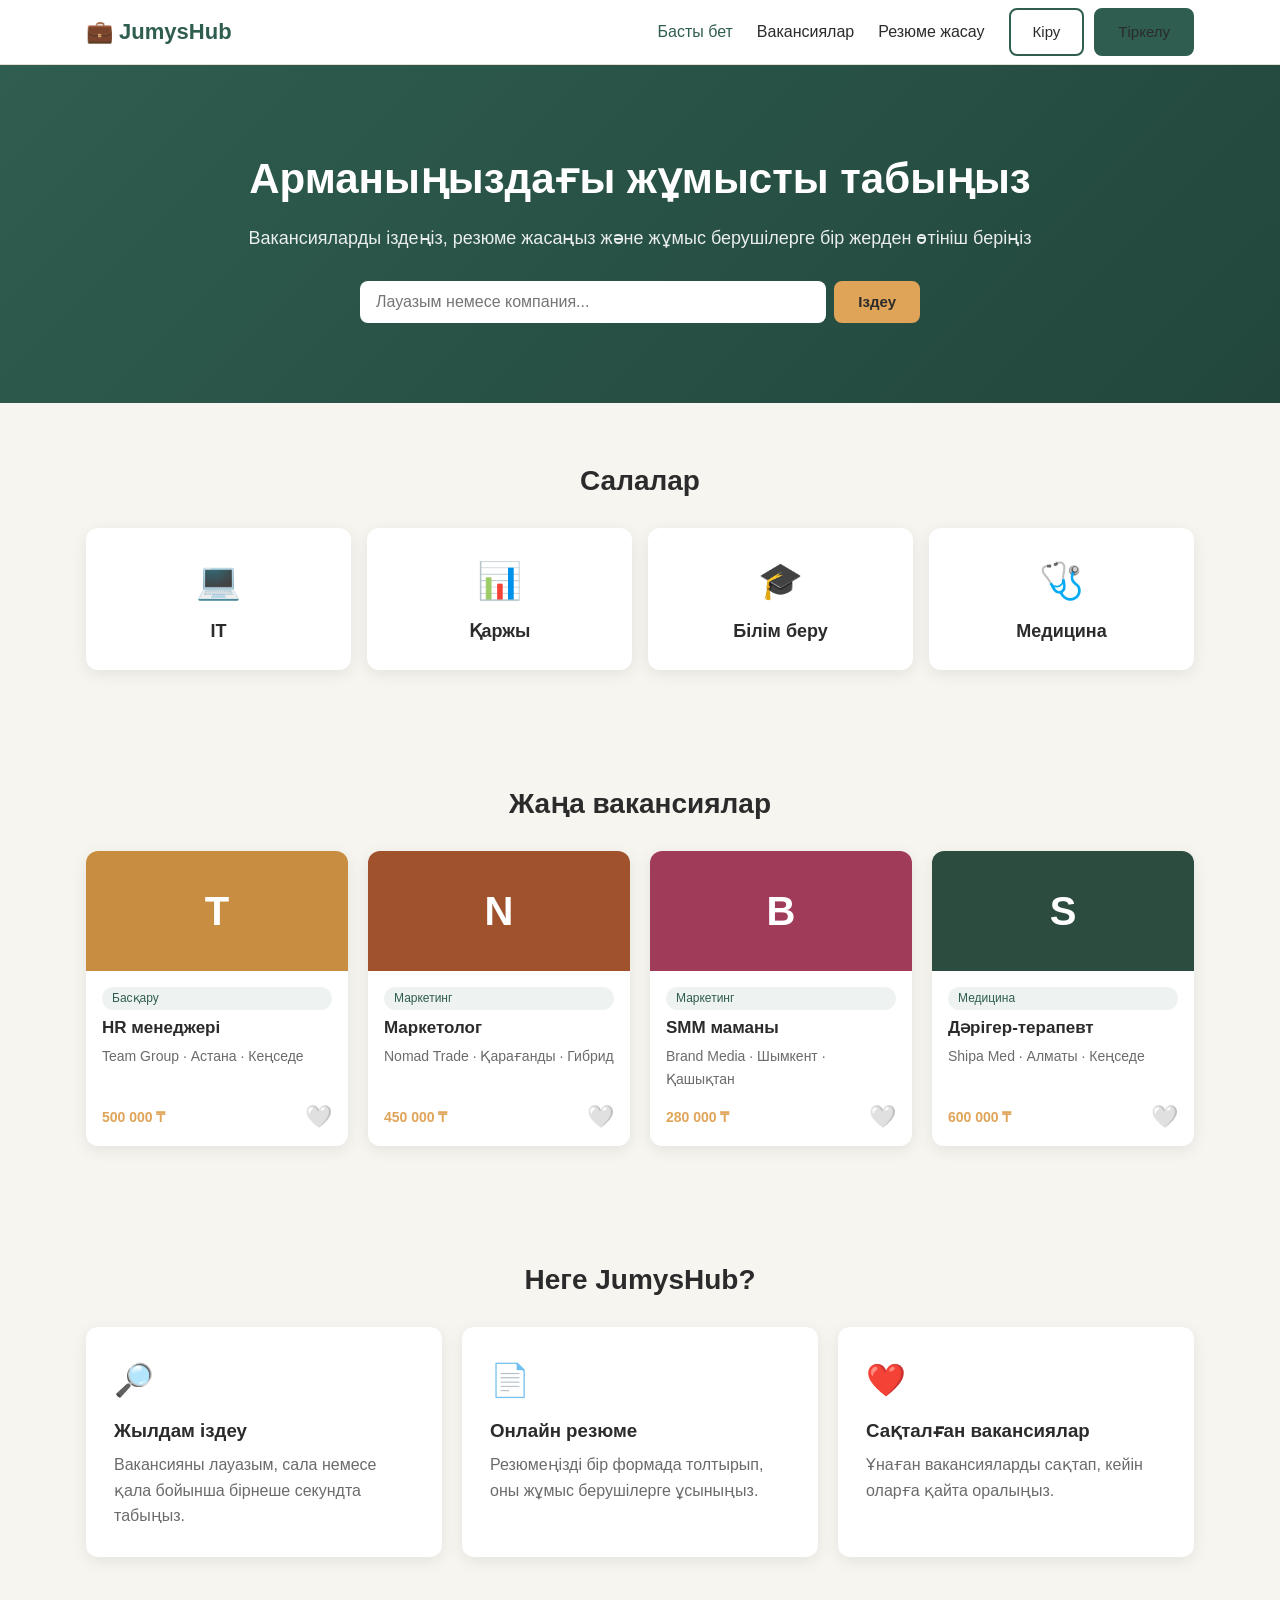
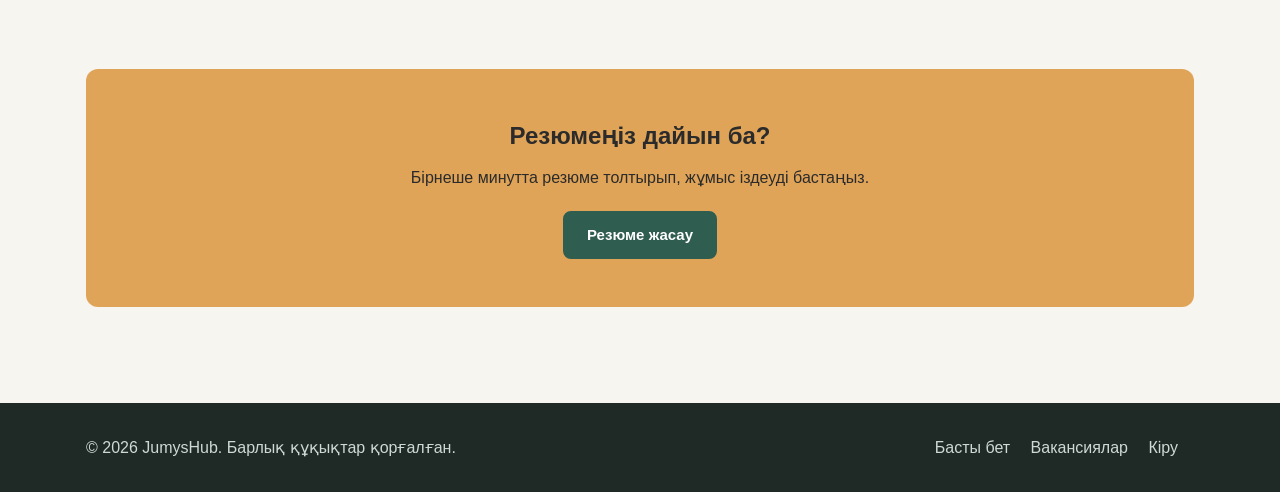
<file: frontend/index.html>
<!DOCTYPE html>
<html lang="kk">
<head>
  <meta charset="UTF-8">
  <meta name="viewport" content="width=device-width, initial-scale=1.0">
  <title>JumysHub — Жұмыс орындары мен резюме платформасы</title>
  <link rel="stylesheet" href="css/style.css">
</head>
<body>
  <!-- Header -->
  <header class="header">
    <div class="container">
      <a href="index.html" class="logo">💼 JumysHub</a>
      <button class="burger" aria-label="Мәзір">☰</button>
      <nav class="nav">
        <a href="index.html" class="active">Басты бет</a>
        <a href="catalog.html">Вакансиялар</a>
        <a href="resume.html">Резюме жасау</a>
        <div class="nav-buttons">
          <a href="login.html" class="btn btn-outline">Кіру</a>
          <a href="register.html" class="btn">Тіркелу</a>
        </div>
      </nav>
    </div>
  </header>

  <main>
    <!-- Hero -->
    <section class="hero">
      <div class="container">
        <h1>Арманыңыздағы жұмысты табыңыз</h1>
        <p>Вакансияларды іздеңіз, резюме жасаңыз және жұмыс берушілерге бір жерден өтініш беріңіз</p>
        <form class="search-form" action="catalog.html" method="get">
          <input type="text" name="q" placeholder="Лауазым немесе компания...">
          <button type="submit" class="btn btn-accent">Іздеу</button>
        </form>
      </div>
    </section>

    <!-- Санаттар -->
    <section class="section">
      <div class="container">
        <h2 class="section-title">Салалар</h2>
        <div class="categories">
          <a href="catalog.html?category=IT" class="category-card">
            <div class="icon">💻</div>
            <h3>IT</h3>
          </a>
          <a href="catalog.html?category=Қаржы" class="category-card">
            <div class="icon">📊</div>
            <h3>Қаржы</h3>
          </a>
          <a href="catalog.html?category=Білім беру" class="category-card">
            <div class="icon">🎓</div>
            <h3>Білім беру</h3>
          </a>
          <a href="catalog.html?category=Медицина" class="category-card">
            <div class="icon">🩺</div>
            <h3>Медицина</h3>
          </a>
        </div>
      </div>
    </section>

    <!-- Жаңа вакансиялар -->
    <section class="section">
      <div class="container">
        <h2 class="section-title">Жаңа вакансиялар</h2>
        <div class="jobs-grid" id="latest-jobs"></div>
      </div>
    </section>

    <!-- Мүмкіндіктер -->
    <section class="section" id="about">
      <div class="container">
        <h2 class="section-title">Неге JumysHub?</h2>
        <div class="features">
          <div class="feature">
            <div class="icon">🔎</div>
            <h3>Жылдам іздеу</h3>
            <p>Вакансияны лауазым, сала немесе қала бойынша бірнеше секундта табыңыз.</p>
          </div>
          <div class="feature">
            <div class="icon">📄</div>
            <h3>Онлайн резюме</h3>
            <p>Резюмеңізді бір формада толтырып, оны жұмыс берушілерге ұсыныңыз.</p>
          </div>
          <div class="feature">
            <div class="icon">❤️</div>
            <h3>Сақталған вакансиялар</h3>
            <p>Ұнаған вакансияларды сақтап, кейін оларға қайта оралыңыз.</p>
          </div>
        </div>
      </div>
    </section>

    <!-- Call to action -->
    <section class="section">
      <div class="container">
        <div class="cta">
          <h2>Резюмеңіз дайын ба?</h2>
          <p>Бірнеше минутта резюме толтырып, жұмыс іздеуді бастаңыз.</p>
          <a href="resume.html" class="btn">Резюме жасау</a>
        </div>
      </div>
    </section>
  </main>

  <!-- Footer -->
  <footer class="footer">
    <div class="container">
      <p>© 2026 JumysHub. Барлық құқықтар қорғалған.</p>
      <div>
        <a href="index.html">Басты бет</a>
        <a href="catalog.html">Вакансиялар</a>
        <a href="login.html">Кіру</a>
      </div>
    </div>
  </footer>

  <script src="js/main.js"></script>
</body>
</html>
</file>
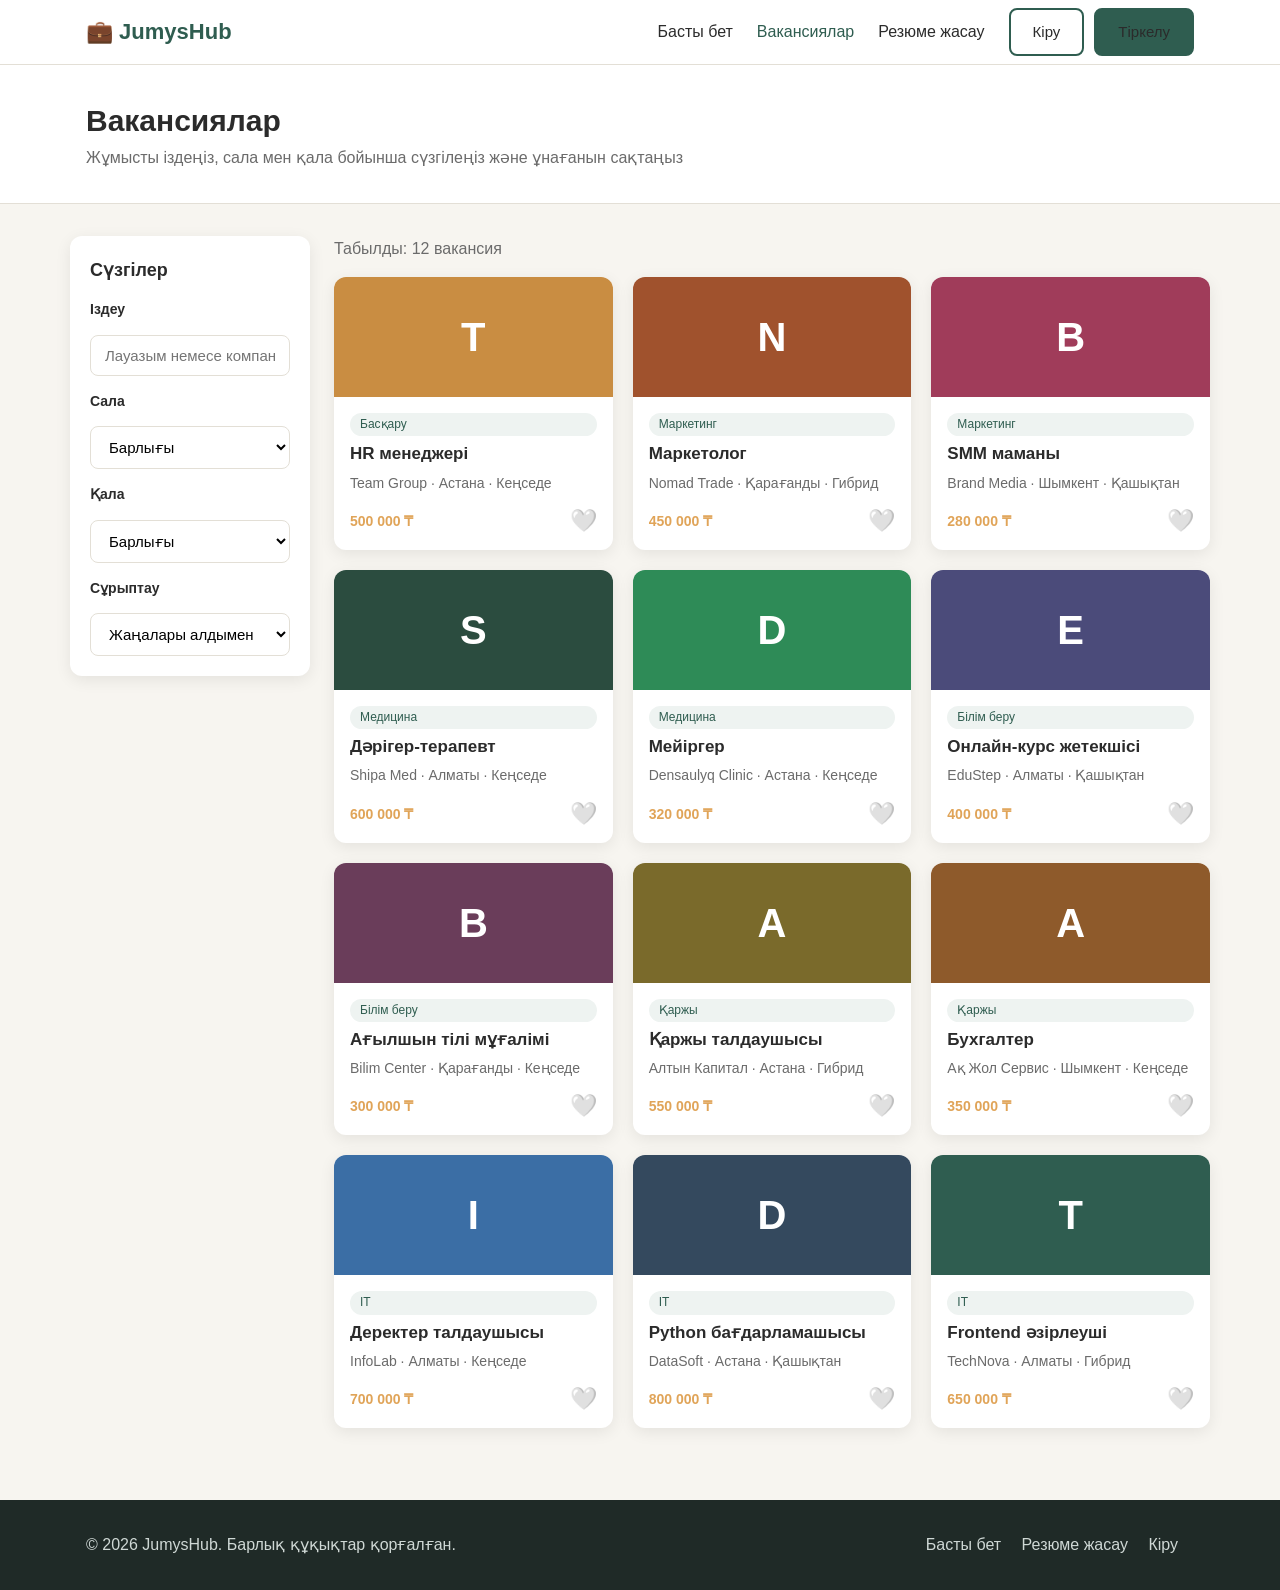
<file: frontend/catalog.html>
<!DOCTYPE html>
<html lang="kk">
<head>
  <meta charset="UTF-8">
  <meta name="viewport" content="width=device-width, initial-scale=1.0">
  <title>Вакансиялар — JumysHub</title>
  <link rel="stylesheet" href="css/style.css">
</head>
<body>
  <!-- Header -->
  <header class="header">
    <div class="container">
      <a href="index.html" class="logo">💼 JumysHub</a>
      <button class="burger" aria-label="Мәзір">☰</button>
      <nav class="nav">
        <a href="index.html">Басты бет</a>
        <a href="catalog.html" class="active">Вакансиялар</a>
        <a href="resume.html">Резюме жасау</a>
        <div class="nav-buttons">
          <a href="login.html" class="btn btn-outline">Кіру</a>
          <a href="register.html" class="btn">Тіркелу</a>
        </div>
      </nav>
    </div>
  </header>

  <main>
    <section class="page-header">
      <div class="container">
        <h1>Вакансиялар</h1>
        <p>Жұмысты іздеңіз, сала мен қала бойынша сүзгілеңіз және ұнағанын сақтаңыз</p>
      </div>
    </section>

    <div class="container catalog-layout">
      <!-- Сүзгілер -->
      <aside class="filters">
        <h3>Сүзгілер</h3>
        <label for="search">Іздеу</label>
        <input type="text" id="search" placeholder="Лауазым немесе компания">

        <label for="category">Сала</label>
        <select id="category">
          <option value="all">Барлығы</option>
        </select>

        <label for="city">Қала</label>
        <select id="city">
          <option value="all">Барлығы</option>
        </select>

        <label for="sort">Сұрыптау</label>
        <select id="sort">
          <option value="new">Жаңалары алдымен</option>
          <option value="salary">Жалақысы жоғары</option>
          <option value="title">Атауы бойынша (А-Я)</option>
        </select>
      </aside>

      <!-- Вакансиялар -->
      <section>
        <div class="catalog-top">
          <span id="result-count"></span>
        </div>
        <div class="jobs-grid" id="catalog-jobs"></div>
        <p class="empty" id="empty">Вакансия табылмады 😔</p>
      </section>
    </div>
  </main>

  <!-- Footer -->
  <footer class="footer">
    <div class="container">
      <p>© 2026 JumysHub. Барлық құқықтар қорғалған.</p>
      <div>
        <a href="index.html">Басты бет</a>
        <a href="resume.html">Резюме жасау</a>
        <a href="login.html">Кіру</a>
      </div>
    </div>
  </footer>

  <script src="js/main.js"></script>
</body>
</html>
</file>
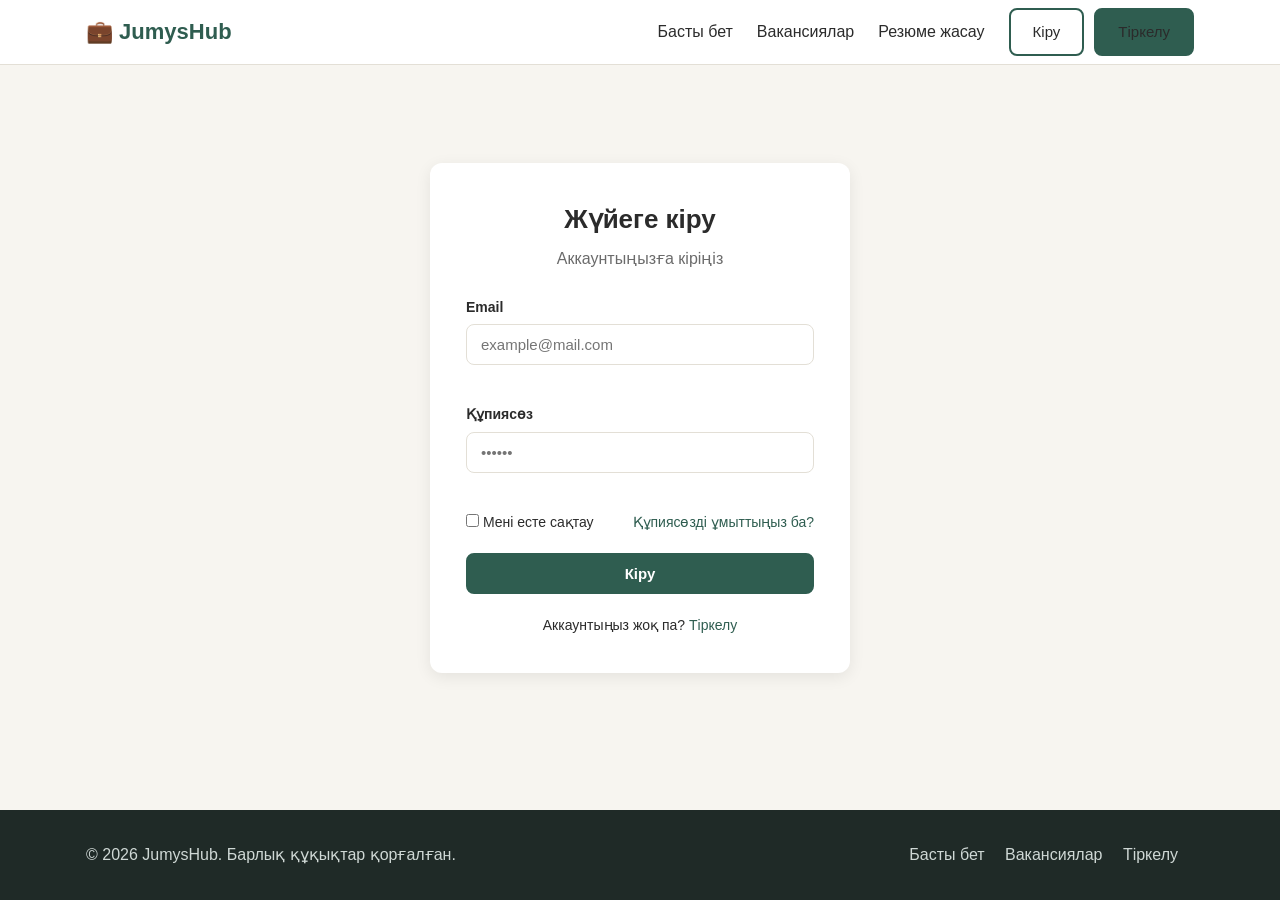
<file: frontend/login.html>
<!DOCTYPE html>
<html lang="kk">
<head>
  <meta charset="UTF-8">
  <meta name="viewport" content="width=device-width, initial-scale=1.0">
  <title>Кіру — JumysHub</title>
  <link rel="stylesheet" href="css/style.css">
</head>
<body>
  <!-- Header -->
  <header class="header">
    <div class="container">
      <a href="index.html" class="logo">💼 JumysHub</a>
      <button class="burger" aria-label="Мәзір">☰</button>
      <nav class="nav">
        <a href="index.html">Басты бет</a>
        <a href="catalog.html">Вакансиялар</a>
        <a href="resume.html">Резюме жасау</a>
        <div class="nav-buttons">
          <a href="login.html" class="btn btn-outline">Кіру</a>
          <a href="register.html" class="btn">Тіркелу</a>
        </div>
      </nav>
    </div>
  </header>

  <main class="auth-page">
    <div class="auth-card">
      <h1>Жүйеге кіру</h1>
      <p class="subtitle">Аккаунтыңызға кіріңіз</p>

      <div class="message" id="form-message"></div>

      <form id="login-form" novalidate>
        <div class="form-group">
          <label for="email">Email</label>
          <input type="email" id="email" name="email" placeholder="example@mail.com">
          <p class="error-text"></p>
        </div>
        <div class="form-group">
          <label for="password">Құпиясөз</label>
          <input type="password" id="password" name="password" placeholder="••••••">
          <p class="error-text"></p>
        </div>
        <div class="form-row">
          <label><input type="checkbox"> Мені есте сақтау</label>
          <a href="#">Құпиясөзді ұмыттыңыз ба?</a>
        </div>
        <button type="submit" class="btn btn-block">Кіру</button>
      </form>

      <p class="form-footer">Аккаунтыңыз жоқ па? <a href="register.html">Тіркелу</a></p>
    </div>
  </main>

  <!-- Footer -->
  <footer class="footer">
    <div class="container">
      <p>© 2026 JumysHub. Барлық құқықтар қорғалған.</p>
      <div>
        <a href="index.html">Басты бет</a>
        <a href="catalog.html">Вакансиялар</a>
        <a href="register.html">Тіркелу</a>
      </div>
    </div>
  </footer>

  <script src="js/main.js"></script>
</body>
</html>
</file>
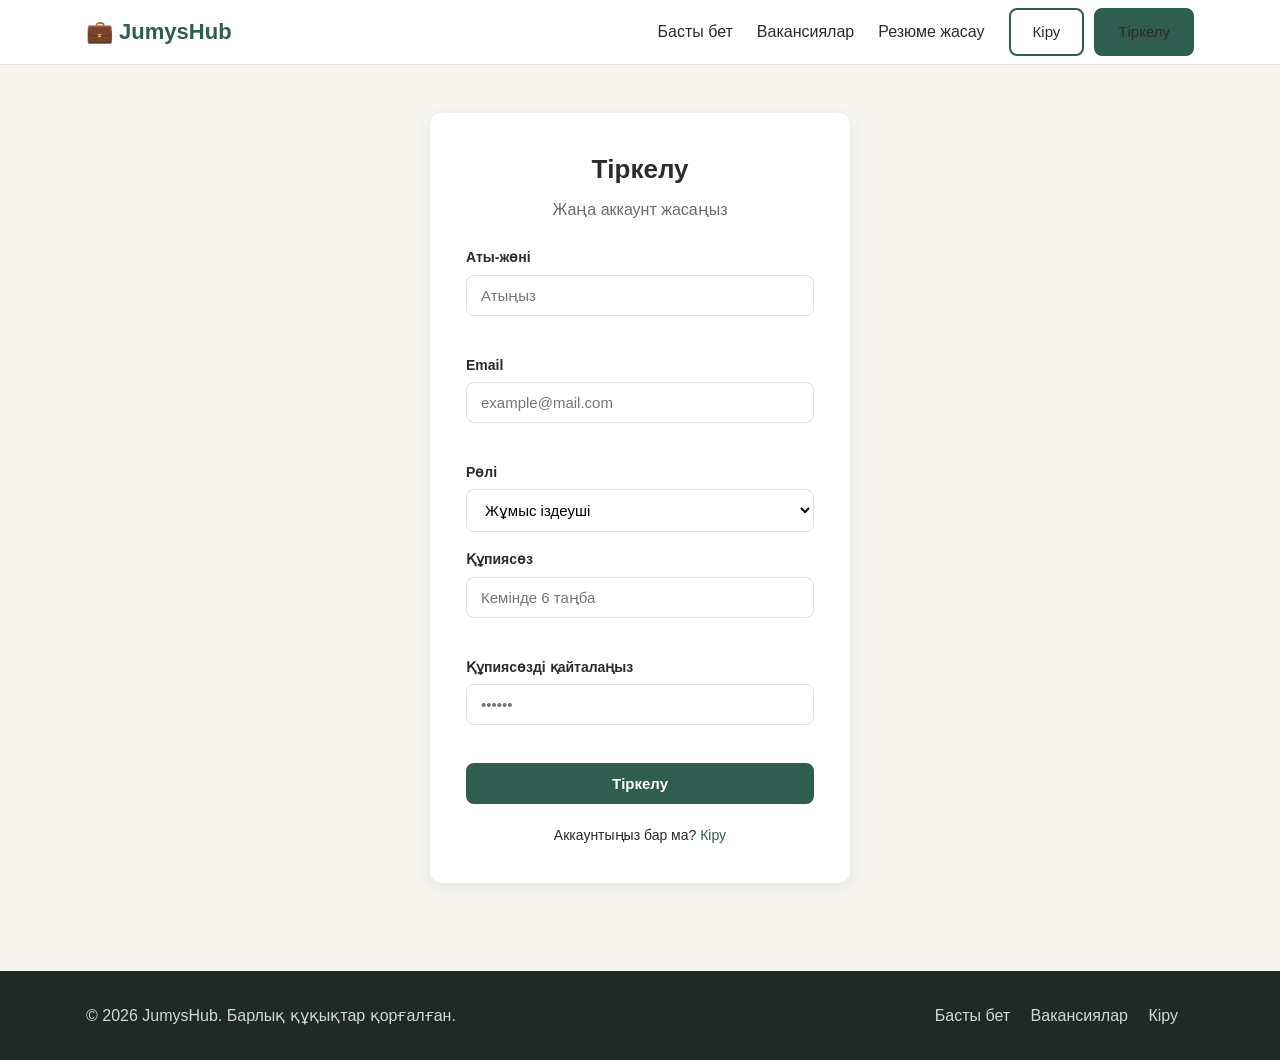
<file: frontend/register.html>
<!DOCTYPE html>
<html lang="kk">
<head>
  <meta charset="UTF-8">
  <meta name="viewport" content="width=device-width, initial-scale=1.0">
  <title>Тіркелу — JumysHub</title>
  <link rel="stylesheet" href="css/style.css">
</head>
<body>
  <!-- Header -->
  <header class="header">
    <div class="container">
      <a href="index.html" class="logo">💼 JumysHub</a>
      <button class="burger" aria-label="Мәзір">☰</button>
      <nav class="nav">
        <a href="index.html">Басты бет</a>
        <a href="catalog.html">Вакансиялар</a>
        <a href="resume.html">Резюме жасау</a>
        <div class="nav-buttons">
          <a href="login.html" class="btn btn-outline">Кіру</a>
          <a href="register.html" class="btn">Тіркелу</a>
        </div>
      </nav>
    </div>
  </header>

  <main class="auth-page">
    <div class="auth-card">
      <h1>Тіркелу</h1>
      <p class="subtitle">Жаңа аккаунт жасаңыз</p>

      <div class="message" id="form-message"></div>

      <form id="register-form" novalidate>
        <div class="form-group">
          <label for="name">Аты-жөні</label>
          <input type="text" id="name" name="name" placeholder="Атыңыз">
          <p class="error-text"></p>
        </div>
        <div class="form-group">
          <label for="email">Email</label>
          <input type="email" id="email" name="email" placeholder="example@mail.com">
          <p class="error-text"></p>
        </div>
        <div class="form-group">
          <label for="role">Рөлі</label>
          <select id="role" name="role">
            <option value="seeker">Жұмыс іздеуші</option>
            <option value="employer">Жұмыс беруші</option>
          </select>
        </div>
        <div class="form-group">
          <label for="password">Құпиясөз</label>
          <input type="password" id="password" name="password" placeholder="Кемінде 6 таңба">
          <p class="error-text"></p>
        </div>
        <div class="form-group">
          <label for="confirm">Құпиясөзді қайталаңыз</label>
          <input type="password" id="confirm" name="confirm" placeholder="••••••">
          <p class="error-text"></p>
        </div>
        <button type="submit" class="btn btn-block">Тіркелу</button>
      </form>

      <p class="form-footer">Аккаунтыңыз бар ма? <a href="login.html">Кіру</a></p>
    </div>
  </main>

  <!-- Footer -->
  <footer class="footer">
    <div class="container">
      <p>© 2026 JumysHub. Барлық құқықтар қорғалған.</p>
      <div>
        <a href="index.html">Басты бет</a>
        <a href="catalog.html">Вакансиялар</a>
        <a href="login.html">Кіру</a>
      </div>
    </div>
  </footer>

  <script src="js/main.js"></script>
</body>
</html>
</file>
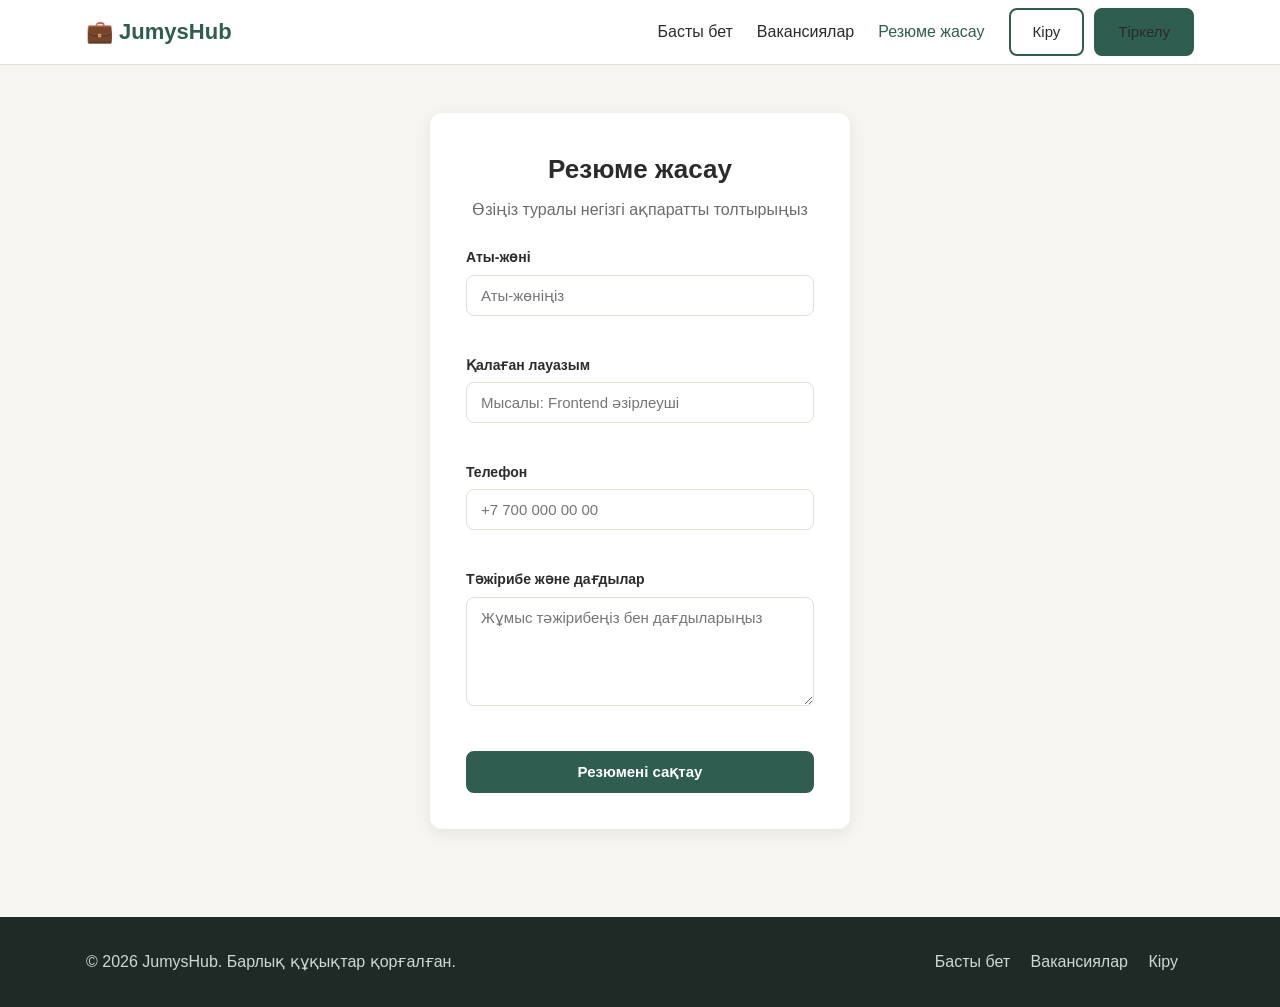
<file: frontend/resume.html>
<!DOCTYPE html>
<html lang="kk">
<head>
  <meta charset="UTF-8">
  <meta name="viewport" content="width=device-width, initial-scale=1.0">
  <title>Резюме жасау — JumysHub</title>
  <link rel="stylesheet" href="css/style.css">
</head>
<body>
  <!-- Header -->
  <header class="header">
    <div class="container">
      <a href="index.html" class="logo">💼 JumysHub</a>
      <button class="burger" aria-label="Мәзір">☰</button>
      <nav class="nav">
        <a href="index.html">Басты бет</a>
        <a href="catalog.html">Вакансиялар</a>
        <a href="resume.html" class="active">Резюме жасау</a>
        <div class="nav-buttons">
          <a href="login.html" class="btn btn-outline">Кіру</a>
          <a href="register.html" class="btn">Тіркелу</a>
        </div>
      </nav>
    </div>
  </header>

  <main class="auth-page">
    <div class="auth-card">
      <h1>Резюме жасау</h1>
      <p class="subtitle">Өзіңіз туралы негізгі ақпаратты толтырыңыз</p>

      <div class="message" id="form-message"></div>

      <form id="resume-form" novalidate>
        <div class="form-group">
          <label for="fullname">Аты-жөні</label>
          <input type="text" id="fullname" name="fullname" placeholder="Аты-жөніңіз">
          <p class="error-text"></p>
        </div>
        <div class="form-group">
          <label for="position">Қалаған лауазым</label>
          <input type="text" id="position" name="position" placeholder="Мысалы: Frontend әзірлеуші">
          <p class="error-text"></p>
        </div>
        <div class="form-group">
          <label for="phone">Телефон</label>
          <input type="tel" id="phone" name="phone" placeholder="+7 700 000 00 00">
          <p class="error-text"></p>
        </div>
        <div class="form-group">
          <label for="experience">Тәжірибе және дағдылар</label>
          <textarea id="experience" name="experience" rows="5" placeholder="Жұмыс тәжірибеңіз бен дағдыларыңыз"></textarea>
          <p class="error-text"></p>
        </div>
        <button type="submit" class="btn btn-block">Резюмені сақтау</button>
      </form>
    </div>
  </main>

  <!-- Footer -->
  <footer class="footer">
    <div class="container">
      <p>© 2026 JumysHub. Барлық құқықтар қорғалған.</p>
      <div>
        <a href="index.html">Басты бет</a>
        <a href="catalog.html">Вакансиялар</a>
        <a href="login.html">Кіру</a>
      </div>
    </div>
  </footer>

  <script src="js/main.js"></script>
</body>
</html>
</file>
<file: frontend/css/style.css>
/* ===== Жалпы стильдер ===== */
:root {
  --primary: #2f5d50;
  --primary-dark: #22463c;
  --accent: #e0a458;
  --bg: #f7f5f0;
  --surface: #ffffff;
  --text: #2b2b2b;
  --muted: #6b6b6b;
  --border: #e3dfd6;
  --error: #c0392b;
  --success: #2e8b57;
  --radius: 12px;
  --shadow: 0 4px 16px rgba(0, 0, 0, 0.08);
}

* {
  box-sizing: border-box;
  margin: 0;
  padding: 0;
}

body {
  font-family: "Segoe UI", Roboto, Arial, sans-serif;
  background: var(--bg);
  color: var(--text);
  line-height: 1.6;
  display: flex;
  flex-direction: column;
  min-height: 100vh;
}

main {
  flex: 1;
}

a {
  color: var(--primary);
  text-decoration: none;
}

img {
  max-width: 100%;
}

.container {
  width: 100%;
  max-width: 1140px;
  margin: 0 auto;
  padding: 0 16px;
}

/* ===== Батырмалар ===== */
.btn {
  display: inline-block;
  padding: 10px 22px;
  border: 2px solid var(--primary);
  border-radius: 8px;
  background: var(--primary);
  color: #fff;
  font-size: 15px;
  font-weight: 600;
  cursor: pointer;
  transition: background 0.2s, color 0.2s;
}

.btn:hover {
  background: var(--primary-dark);
  border-color: var(--primary-dark);
}

.btn-outline {
  background: transparent;
  color: var(--primary);
}

.btn-outline:hover {
  background: var(--primary);
  color: #fff;
}

.btn-accent {
  background: var(--accent);
  border-color: var(--accent);
  color: #2b2b2b;
}

.btn-accent:hover {
  background: #c98d42;
  border-color: #c98d42;
}

.btn-block {
  width: 100%;
}

/* ===== Header ===== */
.header {
  background: var(--surface);
  border-bottom: 1px solid var(--border);
  position: sticky;
  top: 0;
  z-index: 10;
}

.header .container {
  display: flex;
  align-items: center;
  justify-content: space-between;
  height: 64px;
}

.logo {
  font-size: 22px;
  font-weight: 700;
  color: var(--primary);
}

.nav {
  display: flex;
  align-items: center;
  gap: 24px;
}

.nav a {
  color: var(--text);
  font-weight: 500;
}

.nav a:hover,
.nav a.active {
  color: var(--primary);
}

.nav-buttons {
  display: flex;
  gap: 10px;
}

.burger {
  display: none;
  background: none;
  border: none;
  font-size: 28px;
  cursor: pointer;
  color: var(--text);
}

/* ===== Hero (басты бет) ===== */
.hero {
  background: linear-gradient(135deg, var(--primary), var(--primary-dark));
  color: #fff;
  padding: 80px 0;
  text-align: center;
}

.hero h1 {
  font-size: 42px;
  margin-bottom: 12px;
}

.hero p {
  font-size: 18px;
  opacity: 0.9;
  margin-bottom: 28px;
}

.search-form {
  display: flex;
  max-width: 560px;
  margin: 0 auto;
  gap: 8px;
}

.search-form input {
  flex: 1;
  padding: 12px 16px;
  border: none;
  border-radius: 8px;
  font-size: 16px;
}

/* ===== Секциялар ===== */
.section {
  padding: 56px 0;
}

.section-title {
  font-size: 28px;
  margin-bottom: 24px;
  text-align: center;
}

/* Санаттар */
.categories {
  display: grid;
  grid-template-columns: repeat(4, 1fr);
  gap: 16px;
}

.category-card {
  background: var(--surface);
  border-radius: var(--radius);
  box-shadow: var(--shadow);
  padding: 24px;
  text-align: center;
  color: var(--text);
  transition: transform 0.2s;
}

.category-card:hover {
  transform: translateY(-4px);
}

.category-card .icon {
  font-size: 36px;
}

.category-card h3 {
  margin-top: 8px;
  font-size: 18px;
}

/* Job cards */
.jobs-grid {
  display: grid;
  grid-template-columns: repeat(4, 1fr);
  gap: 20px;
}

.job-card {
  background: var(--surface);
  border-radius: var(--radius);
  box-shadow: var(--shadow);
  overflow: hidden;
  display: flex;
  flex-direction: column;
}

.job-cover {
  height: 120px;
  display: flex;
  align-items: center;
  justify-content: center;
  padding: 16px;
  color: #fff;
  font-size: 40px;
  font-weight: 700;
  text-align: center;
}

.job-info {
  padding: 16px;
  display: flex;
  flex-direction: column;
  gap: 4px;
  flex: 1;
}

.job-info h3 {
  font-size: 17px;
}

.job-author {
  color: var(--muted);
  font-size: 14px;
}

.job-meta {
  display: flex;
  justify-content: space-between;
  align-items: center;
  margin-top: auto;
  padding-top: 10px;
  font-size: 14px;
}

.salary {
  color: var(--accent);
  font-weight: 600;
}

.tag {
  background: #eef3f1;
  color: var(--primary);
  padding: 2px 10px;
  border-radius: 20px;
  font-size: 12px;
}

.fav-btn {
  background: none;
  border: none;
  font-size: 22px;
  cursor: pointer;
}

/* Мүмкіндіктер */
.features {
  display: grid;
  grid-template-columns: repeat(3, 1fr);
  gap: 20px;
}

.feature {
  background: var(--surface);
  border-radius: var(--radius);
  padding: 28px;
  box-shadow: var(--shadow);
}

.feature .icon {
  font-size: 32px;
}

.feature h3 {
  margin: 10px 0 6px;
}

.feature p {
  color: var(--muted);
}

/* Call to action */
.cta {
  background: var(--accent);
  text-align: center;
  padding: 48px 16px;
  border-radius: var(--radius);
}

.cta h2 {
  margin-bottom: 10px;
}

.cta p {
  margin-bottom: 20px;
}

/* ===== Формалар (кіру / тіркелу) ===== */
.auth-page {
  display: flex;
  align-items: center;
  justify-content: center;
  padding: 48px 16px;
}

.auth-card {
  background: var(--surface);
  border-radius: var(--radius);
  box-shadow: var(--shadow);
  padding: 36px;
  width: 100%;
  max-width: 420px;
}

.auth-card h1 {
  font-size: 26px;
  margin-bottom: 6px;
  text-align: center;
}

.auth-card .subtitle {
  color: var(--muted);
  text-align: center;
  margin-bottom: 24px;
}

.form-group {
  margin-bottom: 16px;
}

.form-group label {
  display: block;
  font-weight: 600;
  margin-bottom: 6px;
  font-size: 14px;
}

.form-group input,
.form-group select,
.form-group textarea,
.filters select,
.filters input {
  width: 100%;
  padding: 11px 14px;
  border: 1px solid var(--border);
  border-radius: 8px;
  font-size: 15px;
  font-family: inherit;
  background: #fff;
}

.form-group input:focus,
.form-group select:focus,
.form-group textarea:focus,
.filters select:focus,
.filters input:focus {
  outline: none;
  border-color: var(--primary);
}

.form-group input.invalid {
  border-color: var(--error);
}

.error-text {
  color: var(--error);
  font-size: 13px;
  margin-top: 4px;
  min-height: 18px;
}

.form-row {
  display: flex;
  justify-content: space-between;
  align-items: center;
  font-size: 14px;
  margin-bottom: 20px;
}

.form-footer {
  text-align: center;
  margin-top: 20px;
  font-size: 14px;
}

.message {
  display: none;
  padding: 12px;
  border-radius: 8px;
  margin-bottom: 16px;
  text-align: center;
  font-weight: 600;
}

.message.success {
  display: block;
  background: #e6f4ec;
  color: var(--success);
}

.message.error {
  display: block;
  background: #fbeaea;
  color: var(--error);
}

/* ===== Каталог ===== */
.page-header {
  background: var(--surface);
  border-bottom: 1px solid var(--border);
  padding: 32px 0;
}

.page-header h1 {
  font-size: 30px;
}

.page-header p {
  color: var(--muted);
}

.catalog-layout {
  display: grid;
  grid-template-columns: 240px 1fr;
  gap: 24px;
  padding: 32px 0;
}

.filters {
  background: var(--surface);
  border-radius: var(--radius);
  box-shadow: var(--shadow);
  padding: 20px;
  align-self: start;
  display: flex;
  flex-direction: column;
  gap: 14px;
}

.filters h3 {
  font-size: 18px;
}

.filters label {
  font-weight: 600;
  font-size: 14px;
}

.catalog-top {
  display: flex;
  justify-content: space-between;
  align-items: center;
  margin-bottom: 16px;
  color: var(--muted);
}

.catalog-layout .jobs-grid {
  grid-template-columns: repeat(3, 1fr);
}

.empty {
  display: none;
  text-align: center;
  color: var(--muted);
  padding: 40px;
}

/* ===== Footer ===== */
.footer {
  background: #1f2a27;
  color: #cfd8d5;
  padding: 32px 0;
  margin-top: 40px;
}

.footer .container {
  display: flex;
  justify-content: space-between;
  flex-wrap: wrap;
  gap: 16px;
}

.footer a {
  color: #cfd8d5;
  margin-right: 16px;
}

/* ===== Адаптивтілік ===== */
@media (max-width: 992px) {
  .jobs-grid,
  .categories {
    grid-template-columns: repeat(3, 1fr);
  }

  .catalog-layout .jobs-grid {
    grid-template-columns: repeat(2, 1fr);
  }
}

@media (max-width: 768px) {
  .burger {
    display: block;
  }

  .nav {
    display: none;
    position: absolute;
    top: 64px;
    left: 0;
    right: 0;
    background: var(--surface);
    flex-direction: column;
    align-items: flex-start;
    padding: 16px;
    gap: 14px;
    border-bottom: 1px solid var(--border);
  }

  .nav.open {
    display: flex;
  }

  .hero {
    padding: 56px 0;
  }

  .hero h1 {
    font-size: 30px;
  }

  .jobs-grid,
  .categories,
  .features {
    grid-template-columns: repeat(2, 1fr);
  }

  .catalog-layout {
    grid-template-columns: 1fr;
  }
}

@media (max-width: 480px) {
  .search-form {
    flex-direction: column;
  }

  .jobs-grid,
  .catalog-layout .jobs-grid,
  .features {
    grid-template-columns: 1fr;
  }

  .auth-card {
    padding: 24px;
  }
}
</file>
